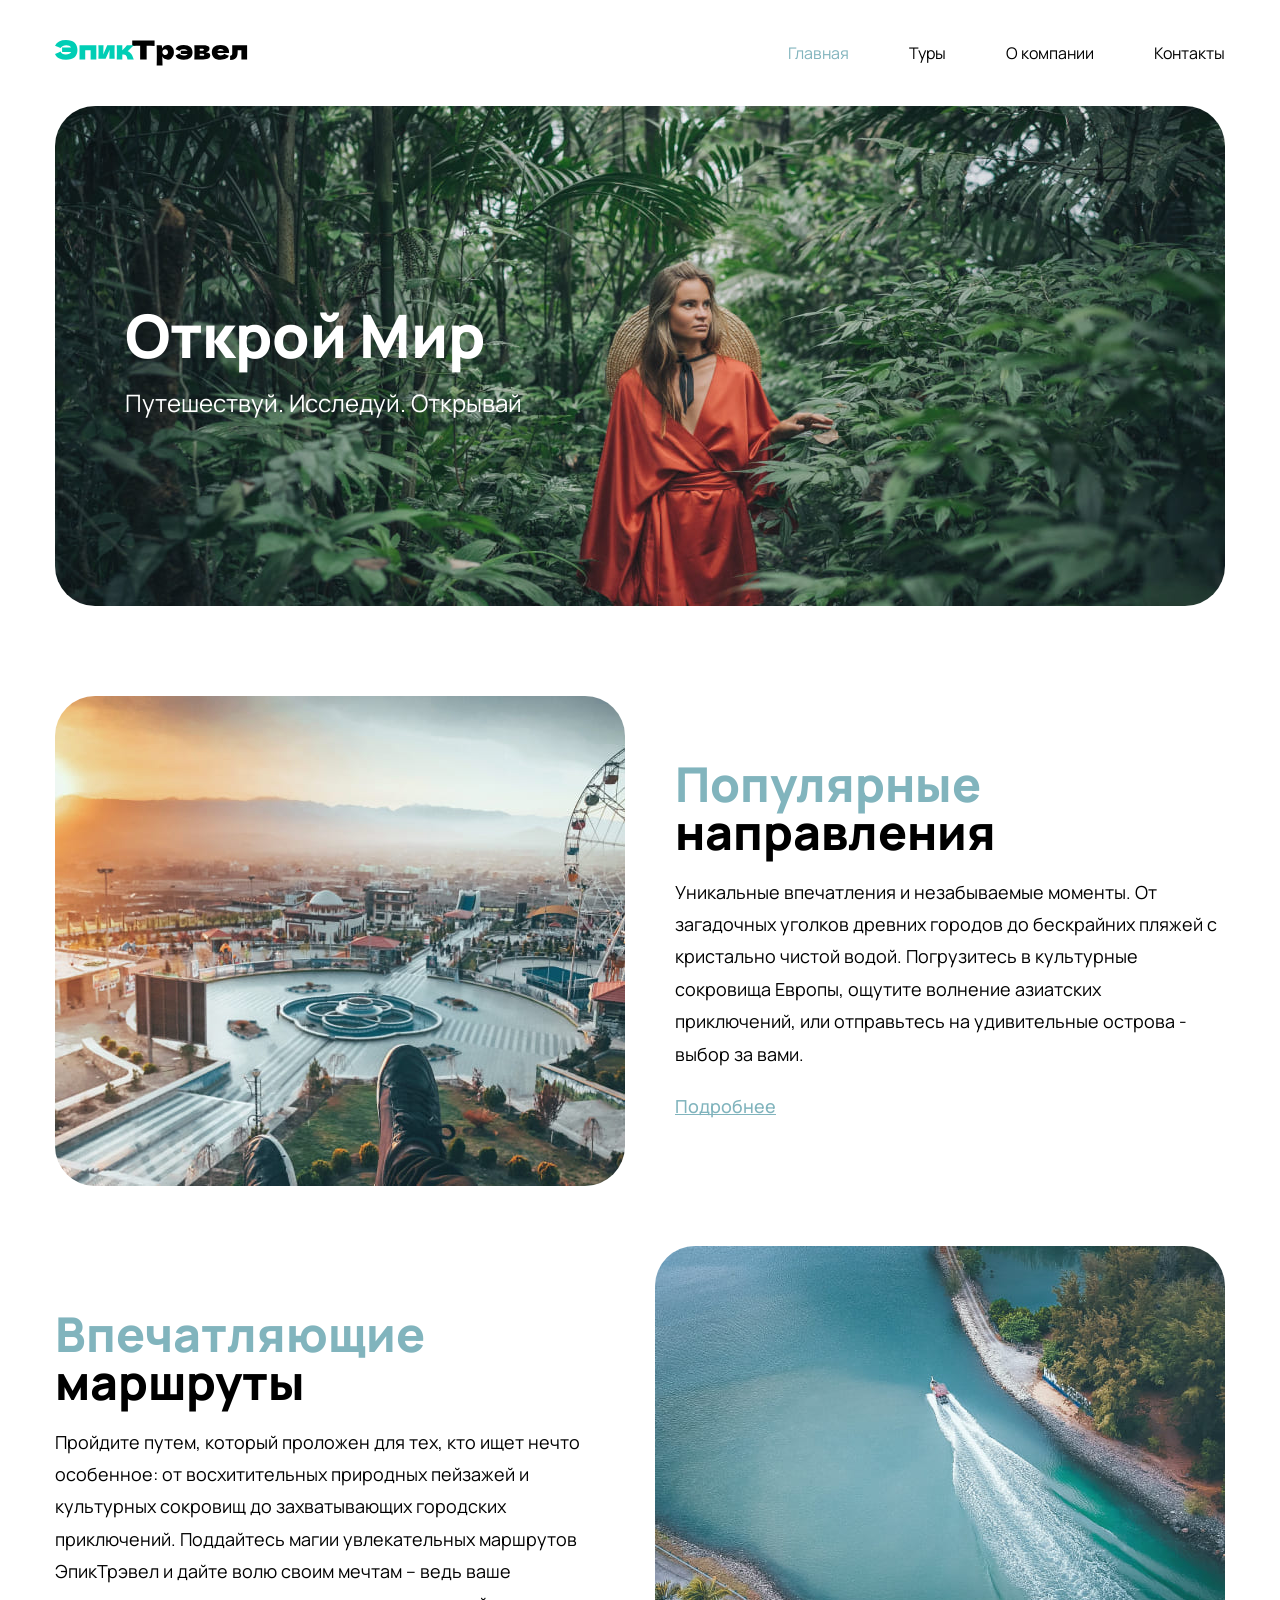
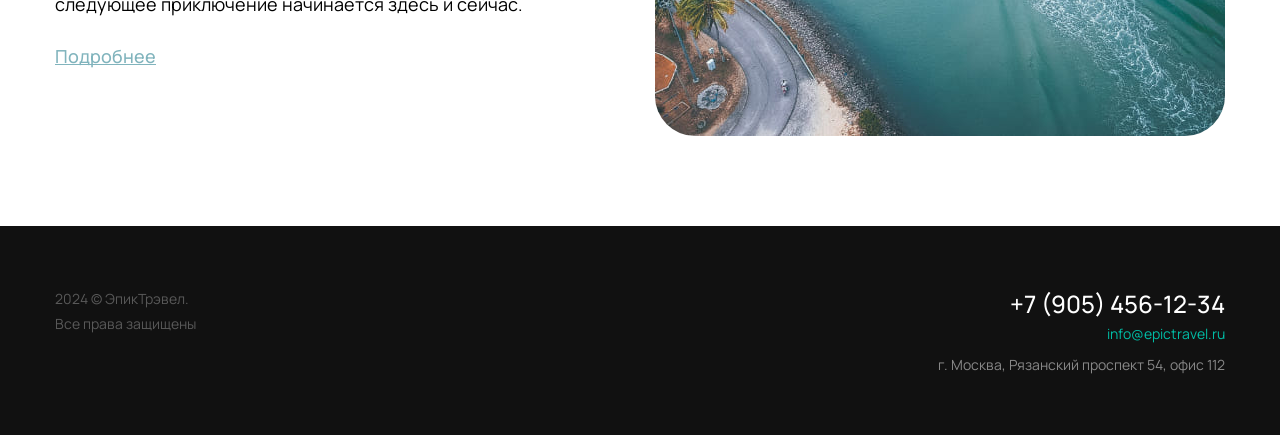
<file: index.html>
<!DOCTYPE html>
<html lang="ru">
<head>
    <meta charset="UTF-8">
    <meta name="viewport" content="width=device-width, initial-scale=1.0">
    <title>ЭпикТрэвел</title>
    <link rel="stylesheet" href="./css/reset.css">
    <link rel="stylesheet" href="./css/main.css">
    <link rel="icon" type="image/x-icon" href="./img/favicons/favicon.svg">
    <link rel="apple-touch-icon" sizes="180x180" href="./img/favicons/apple-touch-icon.png">
</head>
<body class="sticky-footer">
    <header class="header">
        <div class="container">

            <nav class="nav">
                <a href="index.html">
                    <img src="./img/logo.svg" alt="ЭпикТрэвел">
                </a>

                <ul class="nav-list">
                    <li><a href="index.html" class="active">Главная</a></li>
                    <li><a href="tours.html">Туры</a></li>
                    <li><a href="about.html">О компании</a></li>
                    <li><a href="contacts.html">Контакты</a></li>
                </ul>
            </nav>

        </div>
    </header>

    <main class="main-page">
        <div class="container">

            <section class="promo">
                <div class="promo-desc">
                    <h1 class="promo-title">Открой Мир</h1>
                    <p class="promo-text">Путешествуй. Исследуй. Открывай</p>
                </div>
            </section>

            <div class="main-content">
                <section class="content-row">
                    <div class="content-img">
                        <img src="./img/main/img-01.jpg" 
                            srcset="./img/main/img-01@2x.jpg 2x" 
                            alt="Популярные направления">
                    </div>
                    <div class="content-text">
                        <h2 class="title-1"><span>Популярные</span> направления</h2>
                        <p>Уникальные впечатления и незабываемые моменты. От загадочных уголков древних городов до бескрайних пляжей с кристально
                        чистой водой. Погрузитесь в культурные сокровища Европы, ощутите волнение азиатских приключений, или отправьтесь на
                        удивительные острова - выбор за вами.</p>
                        <p><a href="#!">Подробнее</a></p>
                    </div>
                </section>

                <section class="content-row content-row-reverse">
                    <div class="content-img">
                        <img src="./img/main/img-02.jpg" srcset="./img/main/img-02@2x.jpg 2x" alt="Впечатляющие маршруты">
                    </div>
                    <div class="content-text">
                        <h2 class="title-1"><span>Впечатляющие</span> маршруты</h2>
                        <p>Пройдите путем, который проложен для тех, кто ищет нечто особенное: от восхитительных природных пейзажей и культурных сокровищ до захватывающих городских приключений. Поддайтесь магии увлекательных маршрутов ЭпикТрэвел и дайте волю своим мечтам – ведь ваше следующее приключение начинается здесь и сейчас.</p>
                        <p><a href="#!">Подробнее</a></p>
                    </div>
                </section>
            </div>

        </div>
    </main>

    <footer class="footer">
        <div class="container">
            <div class="footer-row">
                <div class="footer-copyright">
                    <p>2024 © ЭпикТрэвел. <br>Все права защищены</p>
                </div>

                <address class="footer-contacts">
                    <a href="tel:+79054561234" class="footer-phone">+7 (905) 456-12-34</a><br>
                    <a href="mailto:info@epictravel.ru" class="footer-email">info@epictravel.ru</a><br>
                    <p class="footer-address">г. Москва, Рязанский проспект 54, офис 112</p>
                </address>
            </div>
        </div>
    </footer>
</body>
</html>
</file>
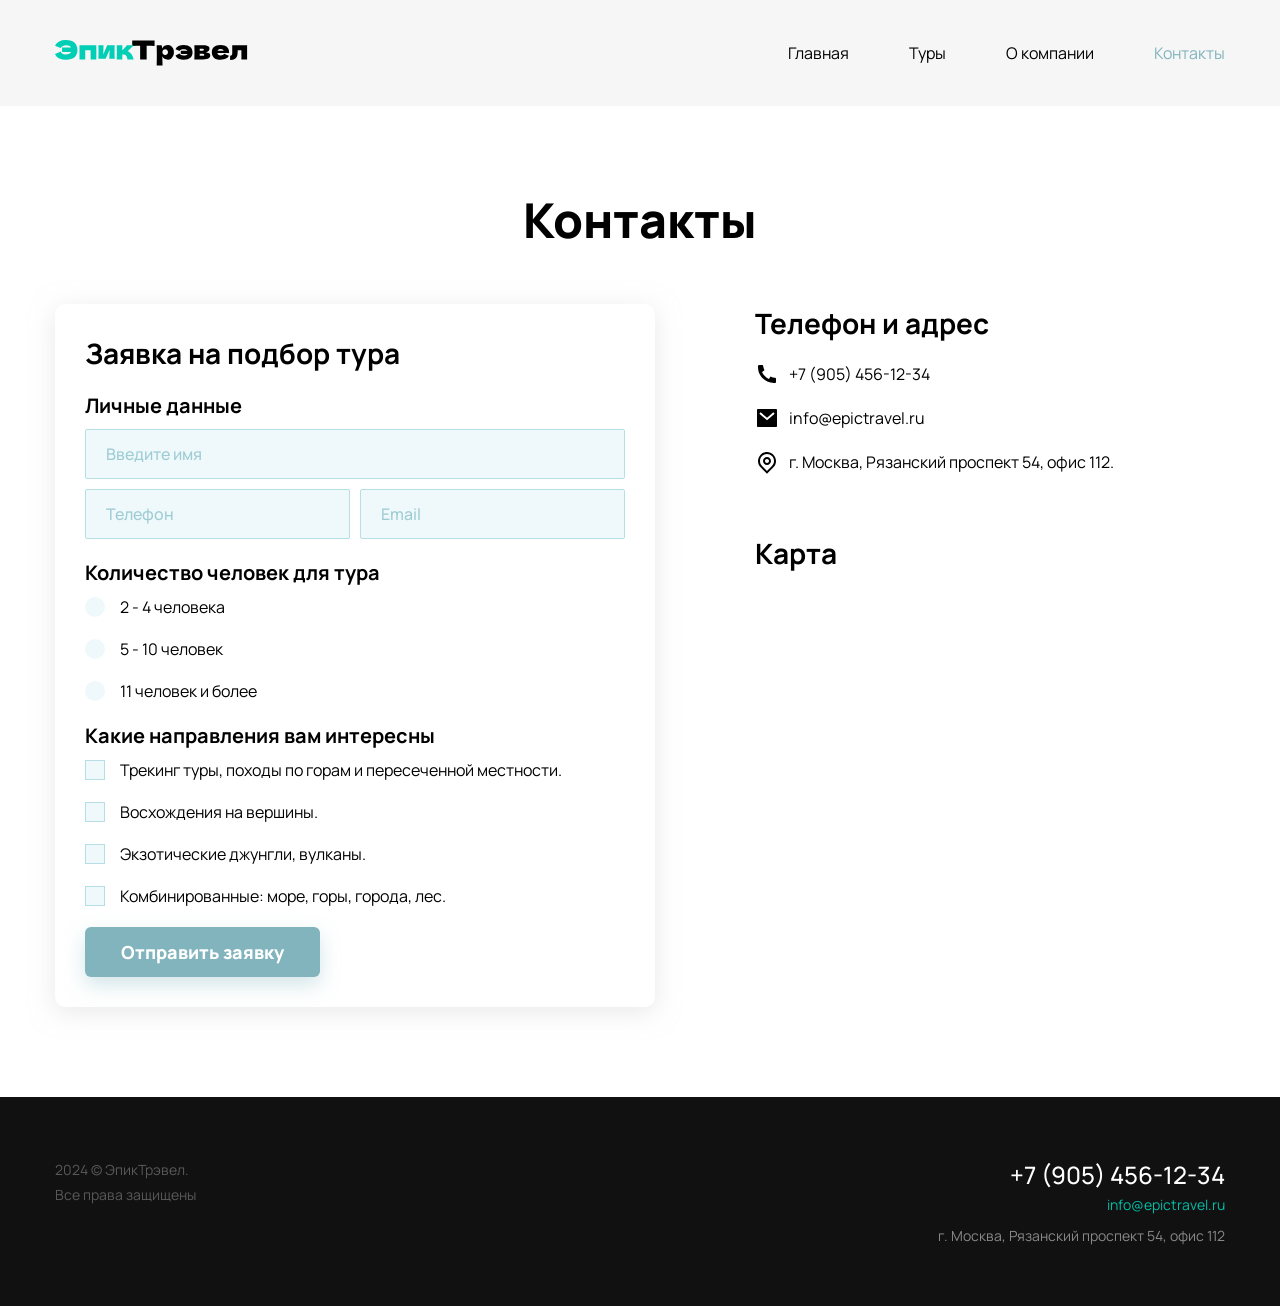
<file: contacts.html>
<!DOCTYPE html>
<html lang="ru">
<head>
    <meta charset="UTF-8">
    <meta name="viewport" content="width=device-width, initial-scale=1.0">
    <title>Контакты - ЭпикТравел</title>
    <link rel="stylesheet" href="./css/reset.css">
    <link rel="stylesheet" href="./css/main.css">
    <link rel="icon" type="image/x-icon" href="./img/favicons/favicon.svg">
    <link rel="apple-touch-icon" sizes="180x180" href="./img/favicons/apple-touch-icon.png">
</head>
<body class="sticky-footer">
    <header class="header header-bg">
        <div class="container">

            <nav class="nav">
                <a href="index.html">
                    <img src="./img/logo.svg" alt="ЭпикТрэвел">
                </a>

                <ul class="nav-list">
                    <li><a href="index.html">Главная</a></li>
                    <li><a href="tours.html">Туры</a></li>
                    <li><a href="about.html">О компании</a></li>
                    <li><a href="contacts.html" class="active">Контакты</a></li>
                </ul>
            </nav>

        </div>
    </header>

    <main class="inner-page">
        <div class="container">

            <div class="inner-page-title-wrapper">
                <h1 class="title-1 text-center">Контакты</h1>
            </div>

            <div class="contacts-columns">
                <form class="form-wrapper">

                    <h2 class="title-2">Заявка на подбор тура</h2>

                    <section class="form-group">
                        <h3 class="title-3">Личные данные</h3>
                        <div class="inputs-wrapper">
                            <input type="text" class="input" placeholder="Введите имя" name="name">
                            <input type="tel" class="input input-50" placeholder="Телефон" name="phone">
                            <input type="email" class="input input-50" placeholder="Email" name="email">
                        </div>
                    </section>

                    <section class="form-group">
                        <h3 class="title-3">Количество человек для тура</h3>
                        <ul class="radio-list">
                            <li>
                                <label>
                                    <input type="radio" class="real-radio visually-hidden" name="number" value="2-4"> 
                                    <span class="fake-radio"></span>
                                    2 - 4 человека
                                </label>
                            </li>
                            <li>
                                <label>
                                    <input type="radio" class="real-radio visually-hidden" name="number" value="5-10"> 
                                    <span class="fake-radio"></span>
                                    5 - 10 человек
                                </label>
                            </li>
                            <li>
                                <label>
                                    <input type="radio" class="real-radio visually-hidden" name="number" value="11+"> 
                                    <span class="fake-radio"></span>
                                    11 человек и более
                                </label>
                            </li>
                        </ul>
                    </section>

                    <section class="form-group">
                        <h3 class="title-3">Какие направления вам интересны</h3>
                        <ul class="checkbox-list">
                            <li>
                                <label>
                                    <input type="checkbox" class="real-checkbox visually-hidden" name="tracking">
                                    <span class="fake-checkbox"></span>
                                    Трекинг туры, походы по горам и пересеченной местности.
                                </label>
                            </li>
                            <li>
                                <label>
                                    <input type="checkbox" class="real-checkbox visually-hidden" name="mountains"> 
                                    <span class="fake-checkbox"></span>
                                    Восхождения на вершины.
                                </label>
                            </li>
                            <li>
                                <label>
                                    <input type="checkbox" class="real-checkbox visually-hidden" name="exotic"> 
                                    <span class="fake-checkbox"></span>
                                    Экзотические джунгли, вулканы.
                                </label>
                            </li>
                            <li>
                                <label>
                                    <input type="checkbox" class="real-checkbox visually-hidden" name="combo">
                                    <span class="fake-checkbox"></span>
                                    Комбинированные: море, горы, города, лес.
                                </label>
                            </li>
                        </ul>
                    </section>

                    <button class="submit-btn" type="submit">Отправить заявку</button>

                </form>

                <section class="address-wrapper">
                    <div class="address-item">
                        <h2 class="title-2">Телефон и адрес</h2>
                        <ul class="address-list">
                            <li><img src="./img/icons/phone.svg" alt="Телефон"> +7 (905) 456-12-34</li>
                            <li><img src="./img/icons/mail.svg" alt="Email">info@epictravel.ru</li>
                            <li><img src="./img/icons/map.svg" alt="Адрес">г. Москва, Рязанский проспект 54, офис 112.</li>
                        </ul>
                    </div>

                    <div class="address-item">
                        <h2 class="title-2">Карта</h2>
                        <!-- <img src="./img/cuntacts/map.jpg" srcset="./img/cuntacts/map@2x.jpg 2x" alt="Карта"> -->
                        <iframe
                            src="https://yandex.ru/map-widget/v1/?um=constructor%3A509bf495e9a3beb389a3c098e194116af38f66c8ce76b6f8363ec1c79d58e5e3&amp;source=constructor"
                            width="470" height="345" style="border: none;"></iframe>
                    </div>
                </section>
            </div>

        </div>
    </main>

    <footer class="footer">
        <div class="container">
            <div class="footer-row">
                <div class="footer-copyright">
                    <p>2024 © ЭпикТрэвел. <br>Все права защищены</p>
                </div>

                <address class="footer-contacts">
                    <a href="tel:+79054561234" class="footer-phone">+7 (905) 456-12-34</a><br>
                    <a href="mailto:info@epictravel.ru" class="footer-email">info@epictravel.ru</a><br>
                    <p class="footer-address">г. Москва, Рязанский проспект 54, офис 112</p>
                </address>
            </div>
        </div>
    </footer>
</body>
</html>
</file>
<file: css/main.css>
@import url(https://fonts.googleapis.com/css?family=Manrope:regular,500,700,800);

body {
    font-family: 'Manrope', sans-serif;
}

.sticky-footer {
    min-height: 100vh;
    display: flex;
    flex-direction: column;

}

.container {
    width: 1200px;
    margin: 0 auto;
    padding: 0 15px;
}

.container.container-small {
    width: 1000px;
    margin: 0 auto;
    padding: 0 15px;
}

.title-1 {
    font-weight: 800;
    font-size: 48px;
    line-height: 1;
}

.title-1 span {
    color: #81b4bd;
}

.title-2 {
    font-weight: 700;
    font-size: 28px;
}

.title-3 {
    font-weight: 700;
    font-size: 20px;
}

.text-center {
    text-align: center;
}

.visually-hidden {
    clip: rect(0 0 0 0);
    clip-path: inset(50%);
    height: 1px;
    overflow: hidden;
    position: absolute;
    white-space: nowrap;
    width: 1px;
}

/* Header */

.header {
    padding: 40px 0;
}

.header-bg {
    background: #f6f6f6;
}

/* Nav */

.nav {
    display: flex;
    justify-content: space-between;
    align-items: center;
    gap: 30px;
}

.nav-list {
    display: flex;
    align-items: center;
    gap: 60px;
}

.nav-list a {
    color: #000;

    transition: color 0.2s ease-in;
}

.nav-list a.active {
    color: #81b4bd;
}

.nav-list a:hover {
    color: #00CEB5;
}

/* Main page */

/* Promo */

.promo {
    display: flex;
    align-items: center;
    padding-left: 70px;

    height: 500px;
    background-color: #394D42;
    background-image: url(./../img/promo/promo-bg.jpg);
    background-position: center;
    background-size: cover;
    border-radius: 40px;

    color: #fff;
}

@media (-webkit-device-pixel-ratio: 2),
(min-resolution: 192dpi) {
    .promo {
        background-image: url(./../img/promo/promo-bg@2x.jpg);
    }
}

.promo-title {
    font-weight: 800;
    font-size: 60px;
    margin-bottom: 10px;
}

.promo-text {
    font-weight: 400;
    font-size: 24px;
}

/* Main content */

.main-content {
    padding: 90px 0;
    display: flex;
    flex-direction: column;
    row-gap: 60px;
}

.content-row {
    display: flex;
    align-items: center;
    column-gap: 50px;
}

.content-row.content-row-reverse {
    flex-direction: row-reverse;
}

.content-img {
    flex-shrink: 0;
    overflow: hidden;
    border-radius: 40px;
}

.content-text {
    display: flex;
    flex-direction: column;
    row-gap: 20px;
}

.content-text p {
    font-weight: 400;
    font-size: 18px;
    line-height: 1.8;
}

.content-text a {
    font-weight: 500;
    font-size: 18px;
    text-decoration: underline;
    text-decoration-skip-ink: none;
    color: #81b4bd;
}

/* Inner page */

.inner-page {
    padding: 90px 0;
}

.inner-page-title-wrapper {
    margin-bottom: 60px;
}

/* Cards */

.cards-wrapper {
    display: flex;
    flex-wrap: wrap;
    gap: 60px 30px;
}

.card {
    width: 370px;
}

.card-img {
    display: block;
    margin-bottom: 20px;
    overflow: hidden;
    border-radius: 20px;
}

.card-desc {
    display: flex;
    flex-direction: column;
    gap: 10px;
}

.card-title {
    font-weight: 800;
    font-size: 20px;
    line-height: 1;
}

.card-desc p {
    font-size: 16px;
    line-height: 1.5;
}

.card-desc a {
    font-weight: 500;
    font-size: 16px;
    text-decoration: underline;
    text-decoration-skip-ink: none;
    color: #81b4bd;
}

/* Article */

.article-content p {
    font-weight: 400;
    font-size: 18px;
    line-height: 1.8;
}

.article-content p+p {
    margin-top: 30px;
}

.article-img {
    margin: 40px 0;
    border-radius: 20px;
    overflow: hidden;
}

/* Contacts */

.contacts-columns {
    display: flex;
    justify-content: space-between;
    align-items: flex-start;
    gap: 100px;
}

/* Form */

.form-wrapper {
    display: flex;
    flex-direction: column;
    gap: 20px;

    padding: 30px;
    width: 600px;

    background: #fff;
    border-radius: 10px;
    box-shadow: 0 5px 25px 0 rgba(211, 211, 211, 0.5);
}

.form-group {
    display: flex;
    flex-direction: column;
    gap: 10px;
}

.inputs-wrapper {
    display: flex;
    flex-wrap: wrap;
    gap: 10px;
}

.input {
    width: 100%;
    padding: 14px 20px;
    height: 50px;

    border: 1px solid #b5dee5;
    border-radius: 2px;
    background: #eff9fb;

    font-weight: 500;
    font-size: 16px;
    color: #36727d;
}

.input::placeholder {
    font-weight: 500;
    font-size: 16px;
    color: #9eccd4;
}

.input.input-50 {
    flex: 1;
}

.radio-list,
.checkbox-list {
    display: flex;
    flex-direction: column;
    gap: 20px;
}

.radio-list label,
.checkbox-list label {
    display: flex;
    align-items: center;
    gap: 15px;
}

.radio-list label input,
.checkbox-list label input {
    flex-shrink: 0;
}

.submit-btn {
    align-self: flex-start;

    padding: 12px 36px 13px;
    height: 50px;
    border-radius: 6px;
    background: #81b4bd;
    box-shadow: 0 8px 20px 0 rgba(129, 180, 189, 0.35);

    font-weight: 800;
    font-size: 18px;
    text-align: center;
    color: #fff;

    transition: all 0.2s ease-in;
}

.submit-btn:hover {
    opacity: 0.8;
}

.submit-btn:active {
    opacity: 1;
    background: #639098;
}

/* Custom radio buttons*/

.fake-radio {
    flex-shrink: 0;
    position: relative;

    width: 20px;
    height: 20px;

    border-radius: 20px;
    border-radius: 1px solid #B5DEE5;
    background: #EFF9FB;
}

.fake-radio::after {
    content: "";
    position: absolute;
    left: 50%;
    top: 50%;
    transform: translate(-50%, -50%) scale(0);

    width: 12px;
    height: 12px;
    border-radius: 12px;
    background-color: #37B6CC;

    transition: all 0.2s ease-in;
}

.real-radio:checked+.fake-radio::after {
    transform: translate(-50%, -50%) scale(1);
}

/* Custom checkboxes */

.fake-checkbox {
    position: relative;

    width: 20px;
    height: 20px;
    flex-shrink: 0;

    border: 1px solid #b5dee5;
    background: #eff9fb;
}

.fake-checkbox::after {
    content: "";

    position: absolute;
    left: 50%;
    top: 50%;
    transform: translate(-50%, -50%) scale(0);
    transition: all 0.2s ease-in;

    width: 14px;
    height: 10px;

    background-image: url(./../img/icons/tick.svg);
    background-repeat: no-repeat;
    background-position: center;
}

.real-checkbox:checked + .fake-checkbox::after {
    transform: translate(-50%, -50%) scale(1); 
}

/* Address */

.address-wrapper {
    display: flex;
    flex-direction: column;
    gap: 60px;
}

.address-item {
    display: flex;
    flex-direction: column;
    gap: 20px;
}

.address-list {
    display: flex;
    flex-direction: column;
    gap: 20px;
}

.address-list li {
    display: flex;
    align-items: center;
    gap: 10px;
}

/* Footer */

.footer {
    margin-top: auto;

    padding: 60px 0;
    background: #111;
    color: #fff;
}

.footer-row {
    display: flex;
    justify-content: space-between;
    align-items: flex-start;
    gap: 30px;
}

.footer-copyright {
    font-size: 14px;
    line-height: 1.8;
    color: rgba(255, 255, 255, 0.3);
}

.footer-contacts {
    text-align: right;
}

.footer-phone {
    font-weight: 500;
    font-size: 24px;
    line-height: 1.5;
    color: #fff;
}

.footer-email {
    display: inline-block;
    margin-bottom: 10px;

    font-size: 14px;
    line-height: 1.5;
    color: #00bda6;
}

.footer-address {
    font-size: 14px;
    line-height: 1.5;
    color: rgba(255, 255, 255, 0.5);
}
</file>
